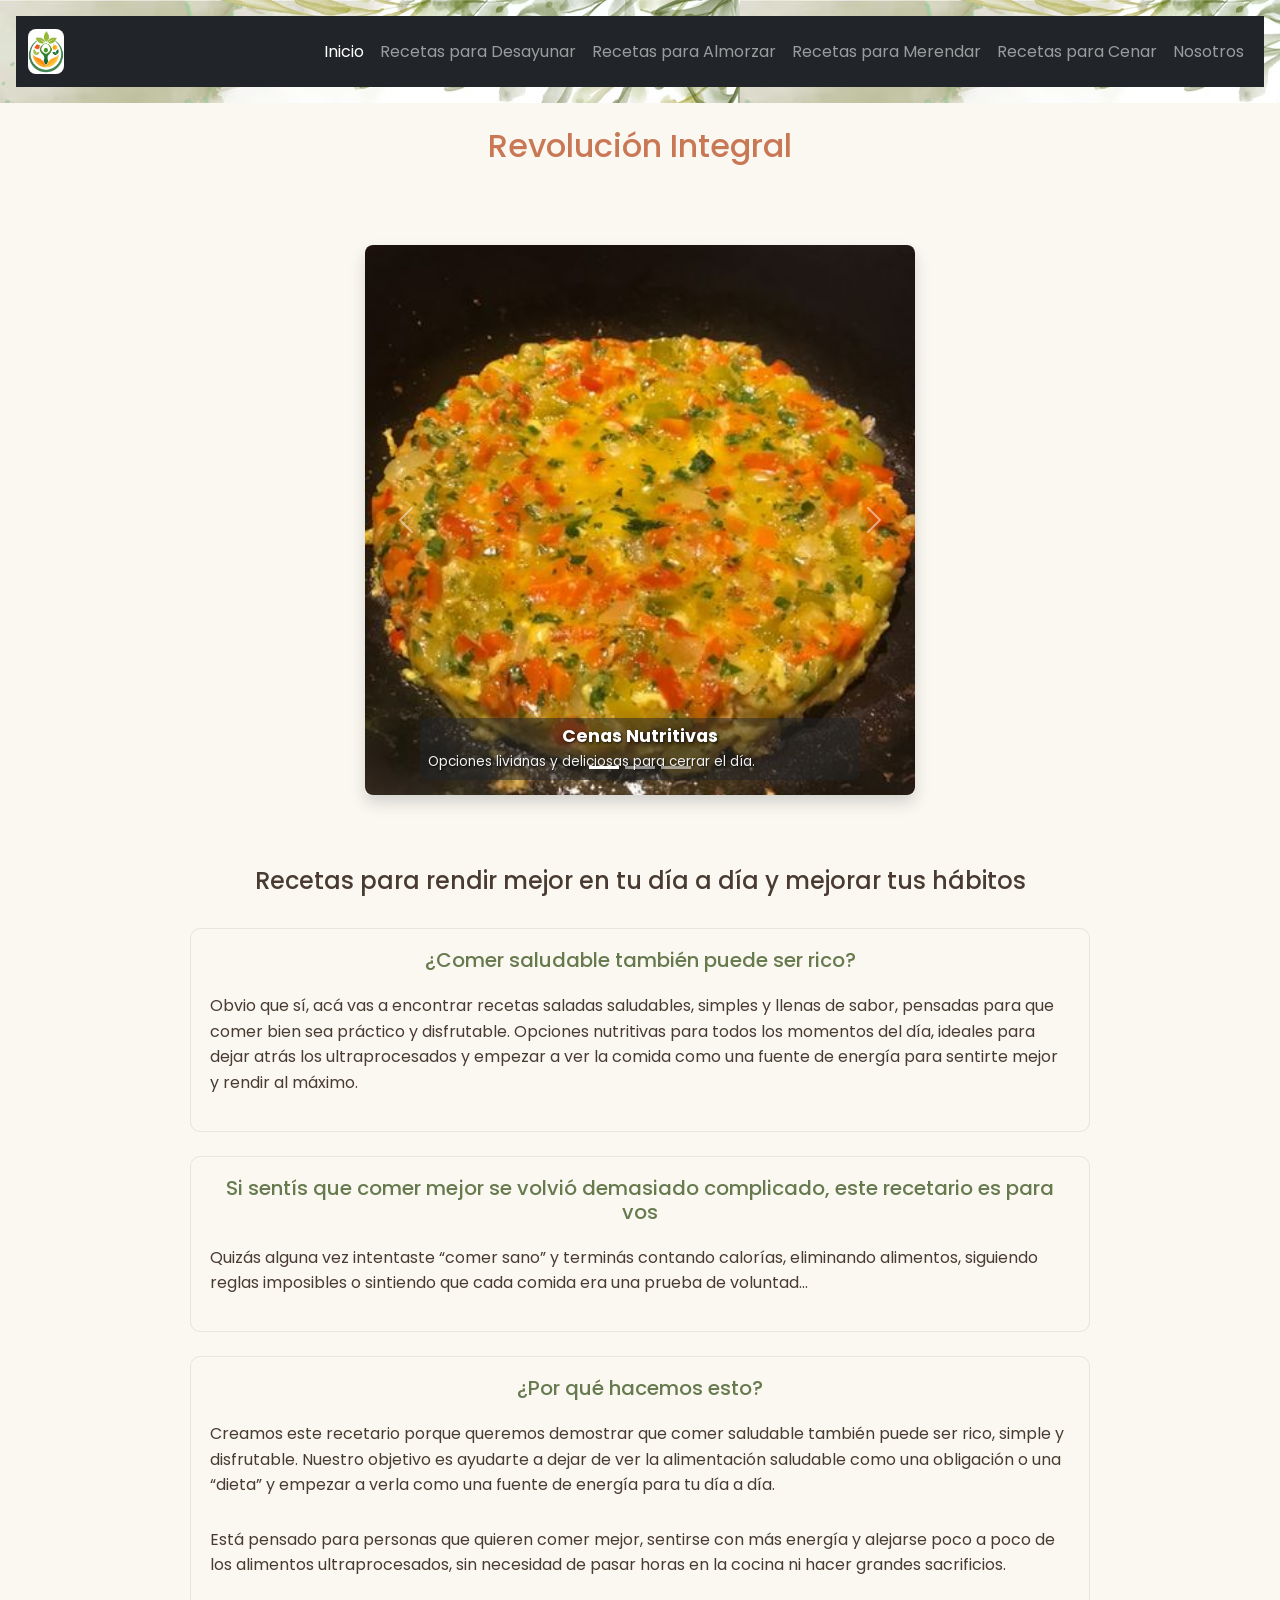
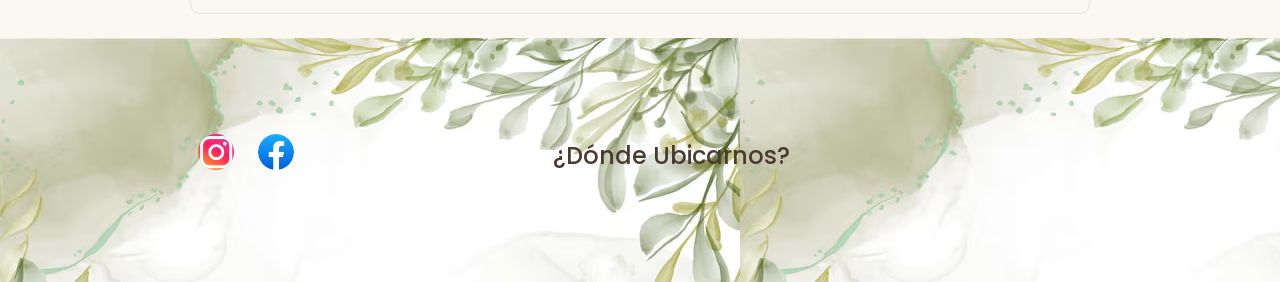
<file: proyecto-revolucion-integral/index.html>
<!DOCTYPE html>
<html lang="es">

<head>
    <meta charset="UTF-8">
    <meta name="viewport" content="width=device-width, initial-scale=1.0">
    <title>Revolución Integral</title>

    <!-- Fuente Poppins -->
    <link rel="preconnect" href="https://fonts.googleapis.com">
    <link rel="preconnect" href="https://fonts.gstatic.com" crossorigin>
    <link
        href="https://fonts.googleapis.com/css2?family=Poppins:ital,wght@0,100;0,200;0,300;0,400;0,500;0,600;0,700;0,800;0,900;1,100;1,200;1,300;1,400;1,500;1,600;1,700;1,800;1,900&display=swap"
        rel="stylesheet">

    <!-- Bootstrap 5 CSS CDN -->
    <link href="https://cdn.jsdelivr.net/npm/bootstrap@5.3.3/dist/css/bootstrap.min.css" rel="stylesheet"
        integrity="sha384-QWTKZyjpPEjISv5WaRU9OFeRpok6YctnYmDr5pNlyT2bRjXh0JMhjY6hW+ALEwIH" crossorigin="anonymous">

    <!-- CSS propio -->
    <link rel="stylesheet" href="./style/style.css">
</head>

<body>
    <header class="header">
        <nav class="navbar navbar-expand-lg navbar-dark bg-dark w-100">
            <div class="container-fluid">
                <a class="navbar-brand logo d-flex align-items-center" href="#">
                    <img src="./imagen/logo.png" alt="Revolución Integral" style="max-height: 45px;">
                </a>
                <button class="navbar-toggler" type="button" data-bs-toggle="collapse" data-bs-target="#navbarPrincipal"
                    aria-controls="navbarPrincipal" aria-expanded="false" aria-label="Toggle navigation">
                    <span class="navbar-toggler-icon"></span>
                </button>
                <div class="collapse navbar-collapse justify-content-end" id="navbarPrincipal">
                    <ul class="navbar-nav mb-2 mb-lg-0">
                        <li class="nav-item">
                            <a class="nav-link active" aria-current="page" href="#">Inicio</a>
                        </li>
                        <li class="nav-item">
                            <a class="nav-link" href="./pages/desayuno.html">Recetas para Desayunar</a>
                        </li>
                        <li class="nav-item">
                            <a class="nav-link" href="./pages/almuerzo.html">Recetas para Almorzar</a>
                        </li>
                        <li class="nav-item">
                            <a class="nav-link" href="./pages/merienda.html">Recetas para Merendar</a>
                        </li>
                        <li class="nav-item">
                            <a class="nav-link" href="./pages/cena.html">Recetas para Cenar</a>
                        </li>
                        <li class="nav-item">
                            <a class="nav-link" href="./pages/nosotros.html">Nosotros</a>
                        </li>
                    </ul>
                </div>
            </div>
        </nav>
    </header>

    <main class="main">
        <h1>Revolución Integral</h1>

        <!-- Carrusel de recetas destacadas -->
        <section class="container my-4">
            <div id="carruselRecetas" class="carousel slide" data-bs-ride="carousel">
                <div class="carousel-indicators">
                    <button type="button" data-bs-target="#carruselRecetas" data-bs-slide-to="0" class="active"
                        aria-current="true" aria-label="Slide 1"></button>
                    <button type="button" data-bs-target="#carruselRecetas" data-bs-slide-to="1"
                        aria-label="Slide 2"></button>
                    <button type="button" data-bs-target="#carruselRecetas" data-bs-slide-to="2"
                        aria-label="Slide 3"></button>
                </div>
                <div class="carousel-inner rounded shadow">
                    <div class="carousel-item active">
                        <img src="./imagen/cena-tortilla-de-verduras.jpg" class="d-block w-100" alt="Cena saludable">
                        <div class="carousel-caption d-none d-md-block bg-dark bg-opacity-50 rounded p-2">
                            <h5>Cenas Nutritivas</h5>
                            <p>Opciones livianas y deliciosas para cerrar el día.</p>
                        </div>
                    </div>
                    <div class="carousel-item">
                        <img src="./imagen/desayuno-panqueques.jpg" class="d-block w-100" alt="Desayuno energético">
                        <div class="carousel-caption d-none d-md-block bg-dark bg-opacity-50 rounded p-2">
                            <h5>Desayunos Energéticos</h5>
                            <p>Empezá la mañana con energía real y sin ultraprocesados.</p>
                        </div>
                    </div>
                    <div class="carousel-item">
                        <img src="./imagen/almuerzo-polenta.jpg" class="d-block w-100" alt="Almuerzo práctico">
                        <div class="carousel-caption d-none d-md-block bg-dark bg-opacity-50 rounded p-2">
                            <h5>Almuerzos Prácticos</h5>
                            <p>Comidas rápidas, ricas y equilibradas.</p>
                        </div>
                    </div>
                </div>
                <button class="carousel-control-prev" type="button" data-bs-target="#carruselRecetas"
                    data-bs-slide="prev">
                    <span class="carousel-control-prev-icon" aria-hidden="true"></span>
                    <span class="visually-hidden">Anterior</span>
                </button>
                <button class="carousel-control-next" type="button" data-bs-target="#carruselRecetas"
                    data-bs-slide="next">
                    <span class="carousel-control-next-icon" aria-hidden="true"></span>
                    <span class="visually-hidden">Siguiente</span>
                </button>
            </div>
        </section>

        <section class="contenido-recetario">
            <h2>Recetas para rendir mejor en tu día a día y mejorar tus hábitos</h2>

            <article>
                <h3>¿Comer saludable también puede ser rico?</h3>
                <p>Obvio que sí, acá vas a encontrar recetas saladas saludables, simples y llenas de sabor, pensadas
                    para que comer bien sea práctico y disfrutable. Opciones nutritivas para todos los momentos del día,
                    ideales para dejar atrás los ultraprocesados y empezar a ver la comida como una fuente de energía
                    para sentirte mejor y rendir al máximo.</p>
            </article>

            <article>
                <h3>Si sentís que comer mejor se volvió demasiado complicado, este recetario es para vos</h3>
                <p>Quizás alguna vez intentaste “comer sano” y terminás contando calorías, eliminando alimentos,
                    siguiendo reglas imposibles o sintiendo que cada comida era una prueba de voluntad...</p>
            </article>

            <article>
                <h3>¿Por qué hacemos esto?</h3>
                <p>Creamos este recetario porque queremos demostrar que comer saludable también puede ser rico, simple y
                    disfrutable. Nuestro objetivo es ayudarte a dejar de ver la alimentación saludable como una
                    obligación o una “dieta” y empezar a verla como una fuente de energía para tu día a día.</p>
                <p>Está pensado para personas que quieren comer mejor, sentirse con más energía y alejarse poco a poco
                    de los alimentos ultraprocesados, sin necesidad de pasar horas en la cocina ni hacer grandes
                    sacrificios.</p>
            </article>
        </section>
    </main>

    <footer class="footer">
        <ul class="redes">
            <li>
                <a href="https://www.instagram.com/" target="_blank">
                    <img src="./imagen/instagram.jpg" alt="Instagram">
                </a>
            </li>
            <li>
                <a href="https://www.facebook.com/?locale=es_LA" target="_blank">
                    <img src="./imagen/facebook.webp" alt="Facebook">
                </a>
            </li>
        </ul>

        <div class="ubicacion">
            <h2 class="h2-nosotros">¿Dónde Ubicarnos?</h2>
            <iframe
                src="https://www.google.com/maps/embed?pb=!1m18!1m12!1m3!1d105073.44367080645!2d-58.515699354452145!3d-34.61566245842845!2m3!1f0!2f0!3f0!3m2!1i1024!2i768!4f13.1!3m3!1m2!1s0x95bcca3b4ef90cbd%3A0xa0b3812e88488f63!2sPuerto%20Madero%2C%20CABA!5e0!3m2!1ses-419!2sar!4v1700000000000!5m2!1ses-419!2sar"
                width="100%" height="250" style="border:0;" allowfullscreen="" loading="lazy"
                referrerpolicy="no-referrer-when-downgrade"></iframe>
        </div>
    </footer>

    <!-- Bootstrap 5 JS Bundle CDN -->
    <script src="https://cdn.jsdelivr.net/npm/bootstrap@5.3.3/dist/js/bootstrap.bundle.min.js"
        integrity="sha384-YvpcrYf0tY3lHB60NNkmXc5s9fDVZLESaAA55NDzOxhy9GkcIdslK1eN7N6jIeHz"
        crossorigin="anonymous"></script>
</body>

</html>
</file>
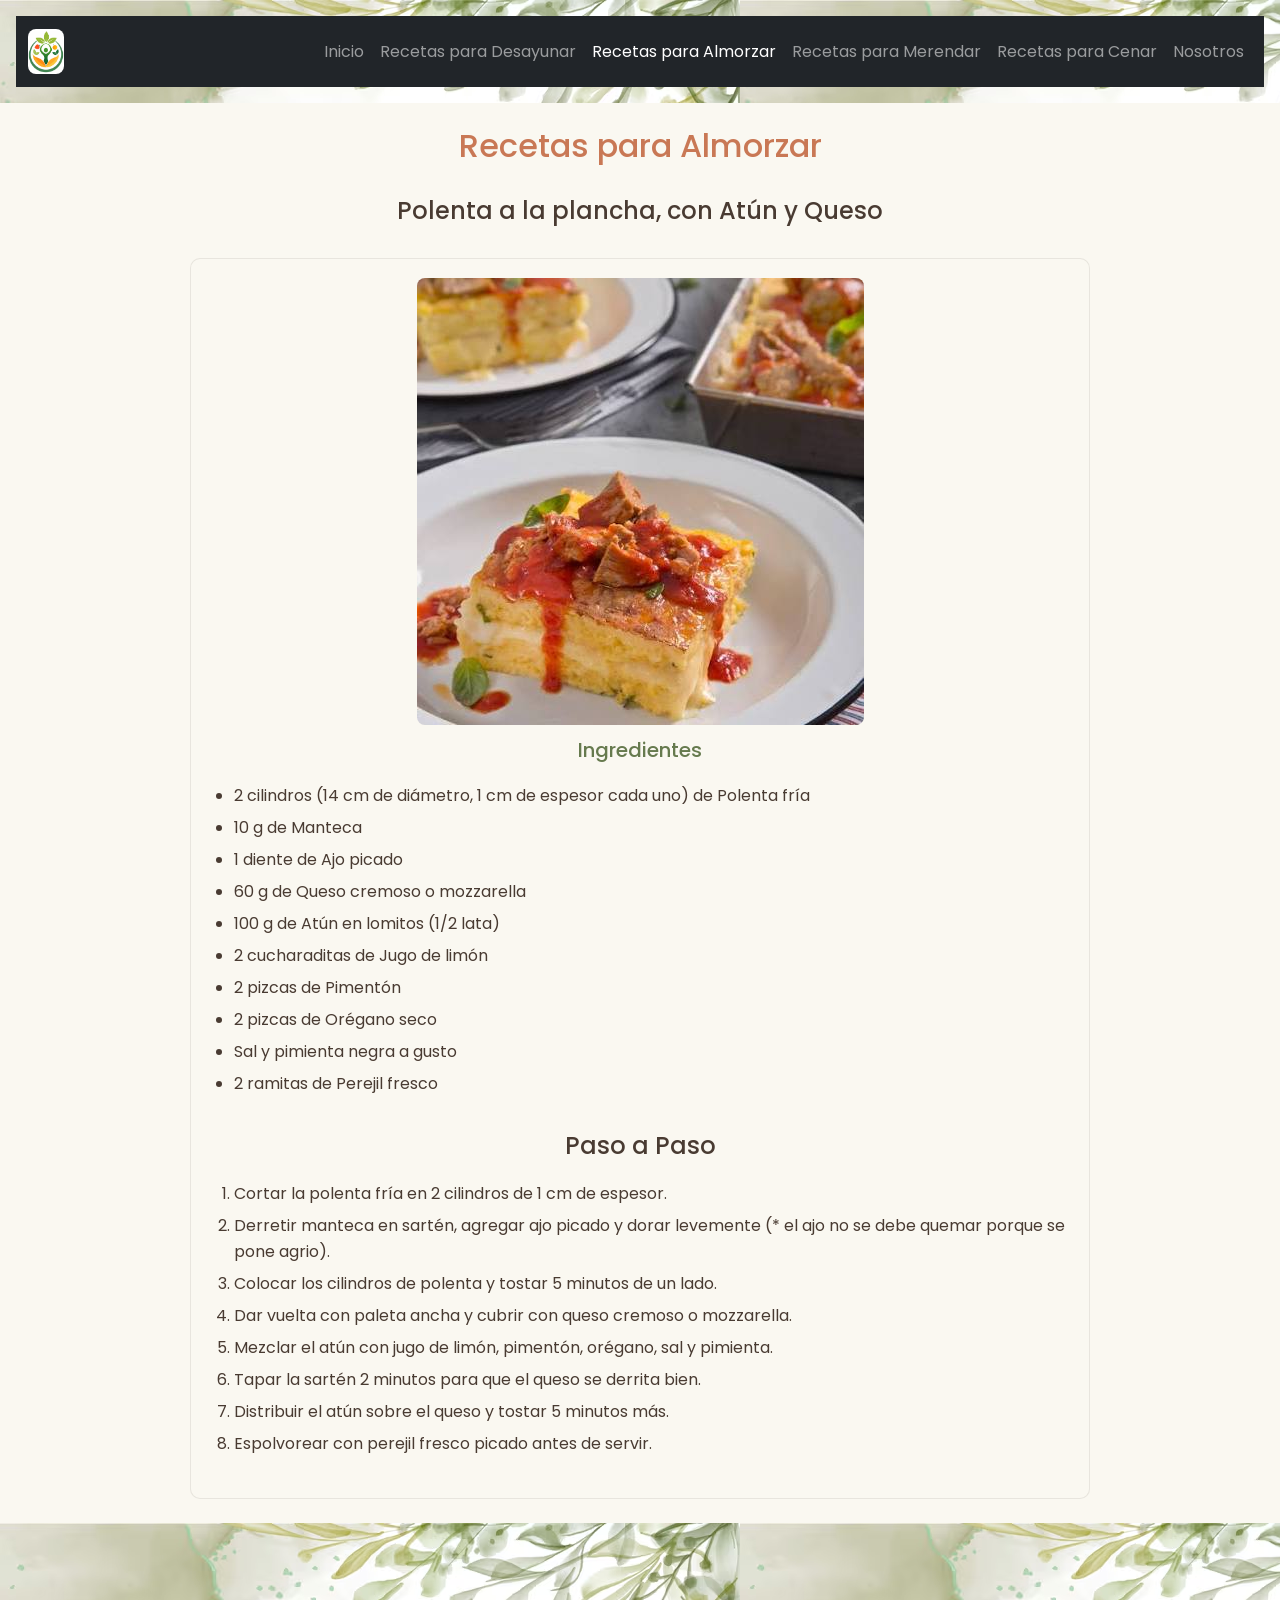
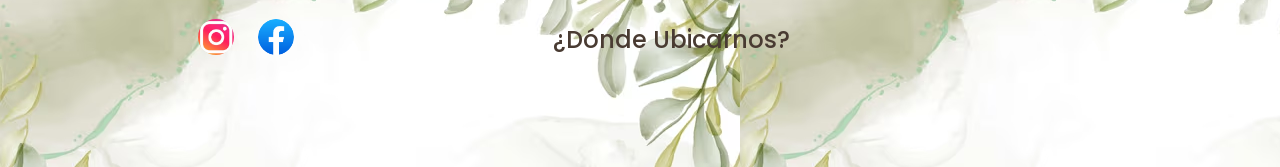
<file: proyecto-revolucion-integral/pages/almuerzo.html>
<!DOCTYPE html>
<html lang="es">

<head>
    <meta charset="UTF-8">
    <meta name="viewport" content="width=device-width, initial-scale=1.0">
    <title>Recetas para Almorzar | Tu Sitio de Recetas</title>

    <!-- Tipografía Poppins -->
    <link rel="preconnect" href="https://fonts.googleapis.com">
    <link rel="preconnect" href="https://fonts.gstatic.com" crossorigin>
    <link href="https://fonts.googleapis.com/css2?family=Poppins:wght@300;400;500;600;700&display=swap"
        rel="stylesheet">

    <!-- 1. Bootstrap 5 CSS CDN -->
    <link href="https://cdn.jsdelivr.net/npm/bootstrap@5.3.3/dist/css/bootstrap.min.css" rel="stylesheet"
        integrity="sha384-QWTKZyjpPEjISv5WaRU9OFeRpok6YctnYmDr5pNlyT2bRjXh0JMhjY6hW+ALEwIH" crossorigin="anonymous">

    <!-- CSS unificado -->
    <link rel="stylesheet" href="../style/style.css">
</head>

<body>

    <!-- 2. Navbar de Bootstrap -->
    <header class="header">
        <nav class="navbar navbar-expand-lg navbar-dark bg-dark w-100">
            <div class="container-fluid">
                <a class="navbar-brand logo d-flex align-items-center" href="../index.html">
                    <img src="../imagen/logo.png" alt="Revolución Integral" style="max-height: 45px;">
                </a>
                <button class="navbar-toggler" type="button" data-bs-toggle="collapse" data-bs-target="#navbarPrincipal"
                    aria-controls="navbarPrincipal" aria-expanded="false" aria-label="Toggle navigation">
                    <span class="navbar-toggler-icon"></span>
                </button>
                <div class="collapse navbar-collapse justify-content-end" id="navbarPrincipal">
                    <ul class="navbar-nav mb-2 mb-lg-0">
                        <li class="nav-item">
                            <a class="nav-link" href="../index.html">Inicio</a>
                        </li>
                        <li class="nav-item">
                            <a class="nav-link" href="./desayuno.html">Recetas para Desayunar</a>
                        </li>
                        <li class="nav-item">
                            <a class="nav-link active" aria-current="page" href="./almuerzo.html">Recetas para
                                Almorzar</a>
                        </li>
                        <li class="nav-item">
                            <a class="nav-link" href="./merienda.html">Recetas para Merendar</a>
                        </li>
                        <li class="nav-item">
                            <a class="nav-link" href="./cena.html">Recetas para Cenar</a>
                        </li>
                        <li class="nav-item">
                            <a class="nav-link" href="./nosotros.html">Nosotros</a>
                        </li>
                    </ul>
                </div>
            </div>
        </nav>
    </header>

    <main class="main">
        <h1>Recetas para Almorzar</h1>

        <section class="contenido-recetario">
            <h2>Polenta a la plancha, con Atún y Queso</h2>

            <article>
                <div class="almuerzo">
                    <img src="../imagen/almuerzo-polenta.jpg" alt="Polenta a la plancha con atún y queso">
                </div>

                <h3>Ingredientes</h3>
                <ul>
                    <li>2 cilindros (14 cm de diámetro, 1 cm de espesor cada uno) de Polenta fría</li>
                    <li>10 g de Manteca</li>
                    <li>1 diente de Ajo picado</li>
                    <li>60 g de Queso cremoso o mozzarella</li>
                    <li>100 g de Atún en lomitos (1/2 lata)</li>
                    <li>2 cucharaditas de Jugo de limón</li>
                    <li>2 pizcas de Pimentón</li>
                    <li>2 pizcas de Orégano seco</li>
                    <li>Sal y pimienta negra a gusto</li>
                    <li>2 ramitas de Perejil fresco</li>
                </ul>

                <h4>Paso a Paso</h4>
                <ol>
                    <li>Cortar la polenta fría en 2 cilindros de 1 cm de espesor.</li>
                    <li>Derretir manteca en sartén, agregar ajo picado y dorar levemente (* el ajo no se debe quemar
                        porque se pone agrio).</li>
                    <li>Colocar los cilindros de polenta y tostar 5 minutos de un lado.</li>
                    <li>Dar vuelta con paleta ancha y cubrir con queso cremoso o mozzarella.</li>
                    <li>Mezclar el atún con jugo de limón, pimentón, orégano, sal y pimienta.</li>
                    <li>Tapar la sartén 2 minutos para que el queso se derrita bien.</li>
                    <li>Distribuir el atún sobre el queso y tostar 5 minutos más.</li>
                    <li>Espolvorear con perejil fresco picado antes de servir.</li>
                </ol>
            </article>
        </section>
    </main>

    <footer class="footer">
        <ul class="redes">
            <li>
                <a href="https://www.instagram.com/" target="_blank">
                    <img src="../imagen/instagram.jpg" alt="Instagram">
                </a>
            </li>
            <li>
                <a href="https://www.facebook.com/?locale=es_LA" target="_blank">
                    <img src="../imagen/facebook.webp" alt="Facebook">
                </a>
            </li>
        </ul>

        <div class="ubicacion">
            <h2 class="h2-nosotros">¿Dónde Ubicarnos?</h2>
            <iframe
                src="https://www.google.com/maps/embed?pb=!1m18!1m12!1m3!1d3284.0167132768494!2d-58.384150723467615!3d-34.60373887295412!2m3!1f0!2f0!3f0!3m2!1i1024!2i768!4f13.1!3m3!1m2!1s0x4aa9f0a6da5edb%3A0x11bead4e234e558b!2sObelisco!5e0!3m2!1ses!2sar!4v1700000000000!5m2!1ses!2sar"
                width="600" height="450" style="border:0;" allowfullscreen="" loading="lazy"
                referrerpolicy="no-referrer-when-downgrade"></iframe>
        </div>
    </footer>

    <!-- 3. Bootstrap 5 JS Bundle -->
    <script src="https://cdn.jsdelivr.net/npm/bootstrap@5.3.3/dist/js/bootstrap.bundle.min.js"
        integrity="sha384-YvpcrYf0tY3lHB60NNkmXc5s9fDVZLESaAA55NDzOxhy9GkcIdslK1eN7N6jIeHz"
        crossorigin="anonymous"></script>
</body>

</html>
</file>
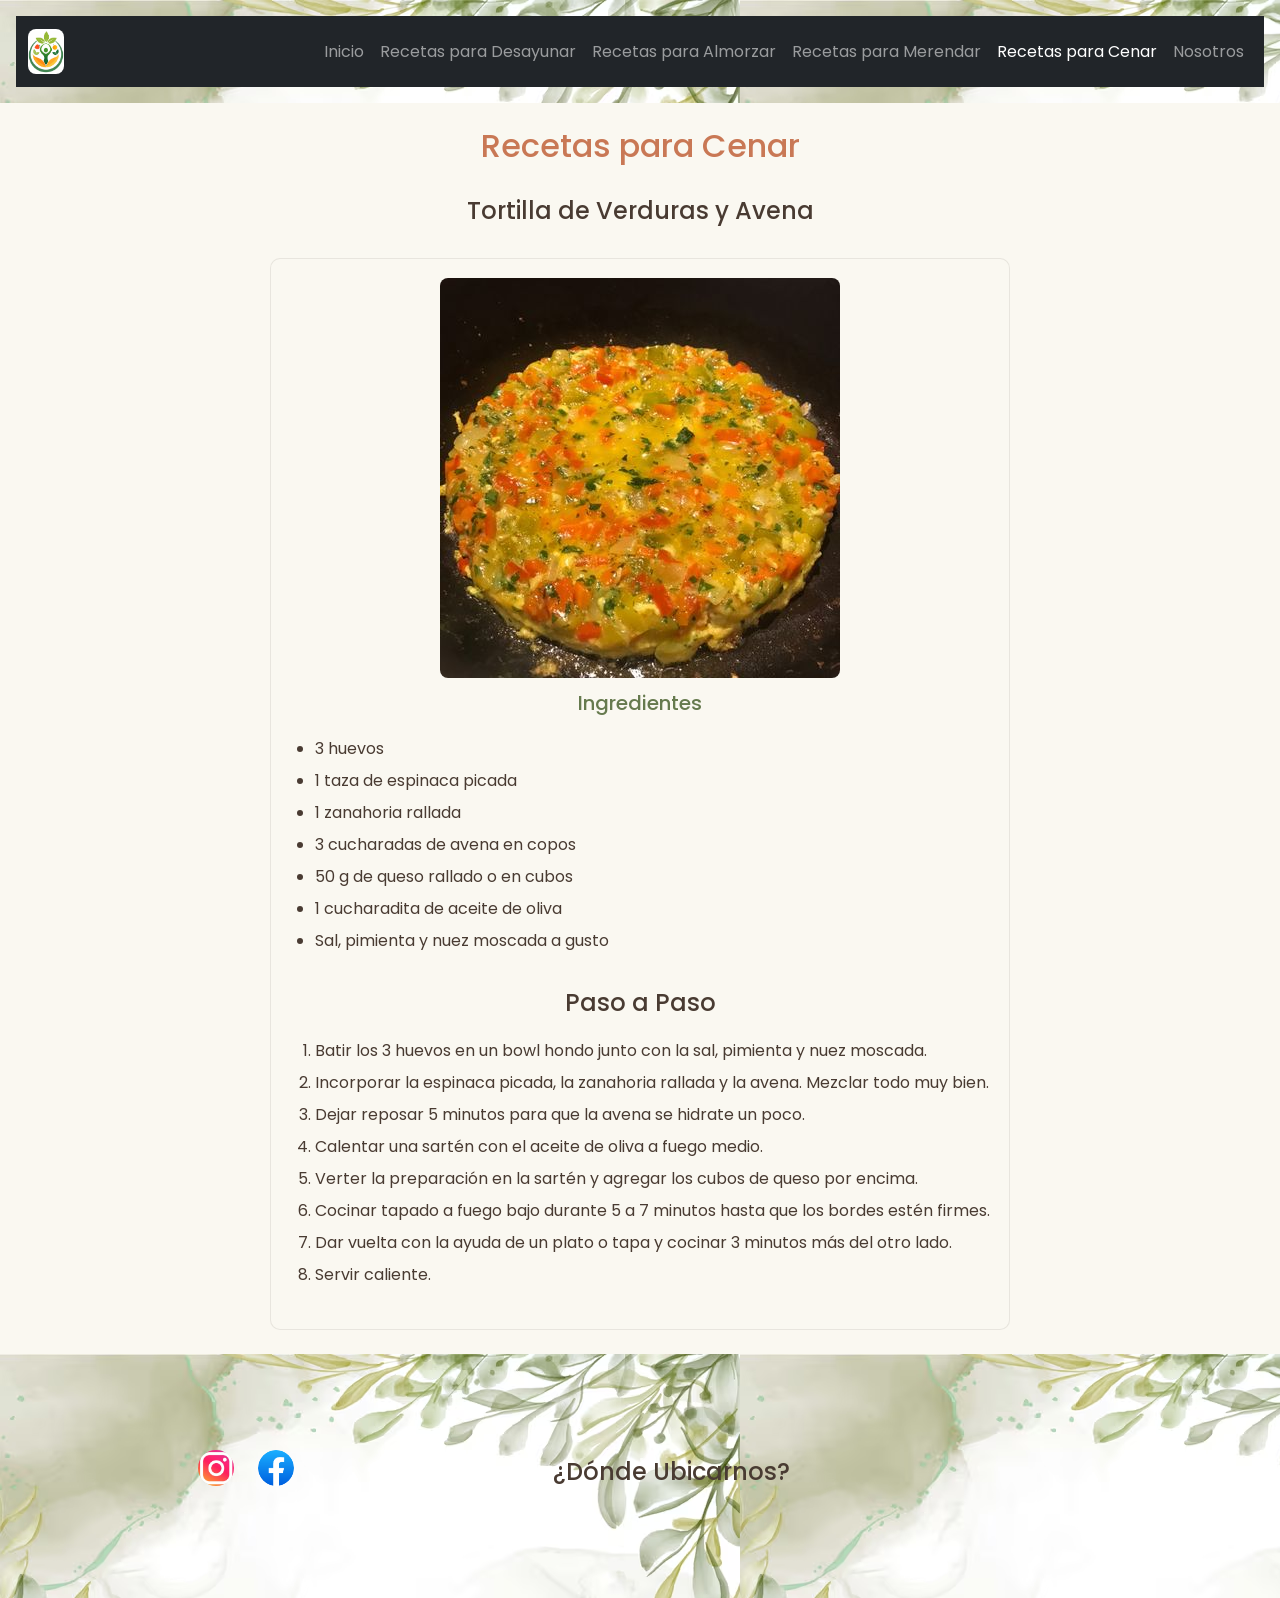
<file: proyecto-revolucion-integral/pages/cena.html>
<!DOCTYPE html>
<html lang="es">

<head>
    <meta charset="UTF-8">
    <meta name="viewport" content="width=device-width, initial-scale=1.0">
    <title>Recetas para Cenar | Tu Sitio de Recetas</title>

    <!-- Tipografía Poppins -->
    <link rel="preconnect" href="https://fonts.googleapis.com">
    <link rel="preconnect" href="https://fonts.gstatic.com" crossorigin>
    <link href="https://fonts.googleapis.com/css2?family=Poppins:wght@300;400;500;600;700&display=swap"
        rel="stylesheet">

    <!-- Bootstrap 5 CSS CDN -->
    <link href="https://cdn.jsdelivr.net/npm/bootstrap@5.3.3/dist/css/bootstrap.min.css" rel="stylesheet"
        integrity="sha384-QWTKZyjpPEjISv5WaRU9OFeRpok6YctnYmDr5pNlyT2bRjXh0JMhjY6hW+ALEwIH" crossorigin="anonymous">

    <!-- CSS unificado -->
    <link rel="stylesheet" href="../style/style.css">
</head>

<body>

    <header class="header">
        <nav class="navbar navbar-expand-lg navbar-dark bg-dark w-100">
            <div class="container-fluid">
                <a class="navbar-brand logo d-flex align-items-center" href="../index.html">
                    <img src="../imagen/logo.png" alt="Revolución Integral" style="max-height: 45px;">
                </a>
                <button class="navbar-toggler" type="button" data-bs-toggle="collapse" data-bs-target="#navbarPrincipal"
                    aria-controls="navbarPrincipal" aria-expanded="false" aria-label="Toggle navigation">
                    <span class="navbar-toggler-icon"></span>
                </button>
                <div class="collapse navbar-collapse justify-content-end" id="navbarPrincipal">
                    <ul class="navbar-nav mb-2 mb-lg-0">
                        <li class="nav-item">
                            <a class="nav-link" href="../index.html">Inicio</a>
                        </li>
                        <li class="nav-item">
                            <a class="nav-link" href="./desayuno.html">Recetas para Desayunar</a>
                        </li>
                        <li class="nav-item">
                            <a class="nav-link" href="./almuerzo.html">Recetas para Almorzar</a>
                        </li>
                        <li class="nav-item">
                            <a class="nav-link" href="./merienda.html">Recetas para Merendar</a>
                        </li>
                        <li class="nav-item">
                            <a class="nav-link active" aria-current="page" href="./cena.html">Recetas para Cenar</a>
                        </li>
                        <li class="nav-item">
                            <a class="nav-link" href="./nosotros.html">Nosotros</a>
                        </li>
                    </ul>
                </div>
            </div>
        </nav>
    </header>

    <main class="main">
        <h1>Recetas para Cenar</h1>

        <section class="contenido-recetario">
            <h2>Tortilla de Verduras y Avena</h2>

            <article>
                <div class="cena">
                    <img src="../imagen/cena-tortilla-de-verduras.jpg" alt="Tortilla saludable de verduras y avena">
                </div>

                <h3>Ingredientes</h3>
                <ul>
                    <li>3 huevos</li>
                    <li>1 taza de espinaca picada</li>
                    <li>1 zanahoria rallada</li>
                    <li>3 cucharadas de avena en copos</li>
                    <li>50 g de queso rallado o en cubos</li>
                    <li>1 cucharadita de aceite de oliva</li>
                    <li>Sal, pimienta y nuez moscada a gusto</li>
                </ul>

                <h4>Paso a Paso</h4>
                <ol>
                    <li>Batir los 3 huevos en un bowl hondo junto con la sal, pimienta y nuez moscada.</li>
                    <li>Incorporar la espinaca picada, la zanahoria rallada y la avena. Mezclar todo muy bien.</li>
                    <li>Dejar reposar 5 minutos para que la avena se hidrate un poco.</li>
                    <li>Calentar una sartén con el aceite de oliva a fuego medio.</li>
                    <li>Verter la preparación en la sartén y agregar los cubos de queso por encima.</li>
                    <li>Cocinar tapado a fuego bajo durante 5 a 7 minutos hasta que los bordes estén firmes.</li>
                    <li>Dar vuelta con la ayuda de un plato o tapa y cocinar 3 minutos más del otro lado.</li>
                    <li>Servir caliente.</li>
                </ol>
            </article>
        </section>
    </main>

    <footer class="footer">
        <ul class="redes">
            <li>
                <a href="https://www.instagram.com/" target="_blank">
                    <img src="../imagen/instagram.jpg" alt="Instagram">
                </a>
            </li>
            <li>
                <a href="https://www.facebook.com/?locale=es_LA" target="_blank">
                    <img src="../imagen/facebook.webp" alt="Facebook">
                </a>
            </li>
        </ul>

        <div class="ubicacion">
            <h2 class="h2-nosotros">¿Dónde Ubicarnos?</h2>
            <iframe
                src="https://www.google.com/maps/embed?pb=!1m18!1m12!1m3!1d3284.016887889447!2d-58.3815704!3d-34.6037389!2m3!1f0!2f0!3f0!3m2!1i1024!2i768!4f13.1!3m3!1m2!1s0x4aa9f0a6da5edb%3A0x11bead4e234e558b!2sObelisco!5e0!3m2!1ses!2sar!4v1600000000000!5m2!1ses!2sar"
                width="100%" height="250" style="border:0;" allowfullscreen="" loading="lazy"></iframe>
        </div>
    </footer>

    <!-- Bootstrap 5 JS Bundle -->
    <script src="https://cdn.jsdelivr.net/npm/bootstrap@5.3.3/dist/js/bootstrap.bundle.min.js"
        integrity="sha384-YvpcrYf0tY3lHB60NNkmXc5s9fDVZLESaAA55NDzOxhy9GkcIdslK1eN7N6jIeHz"
        crossorigin="anonymous"></script>
</body>

</html>
</file>
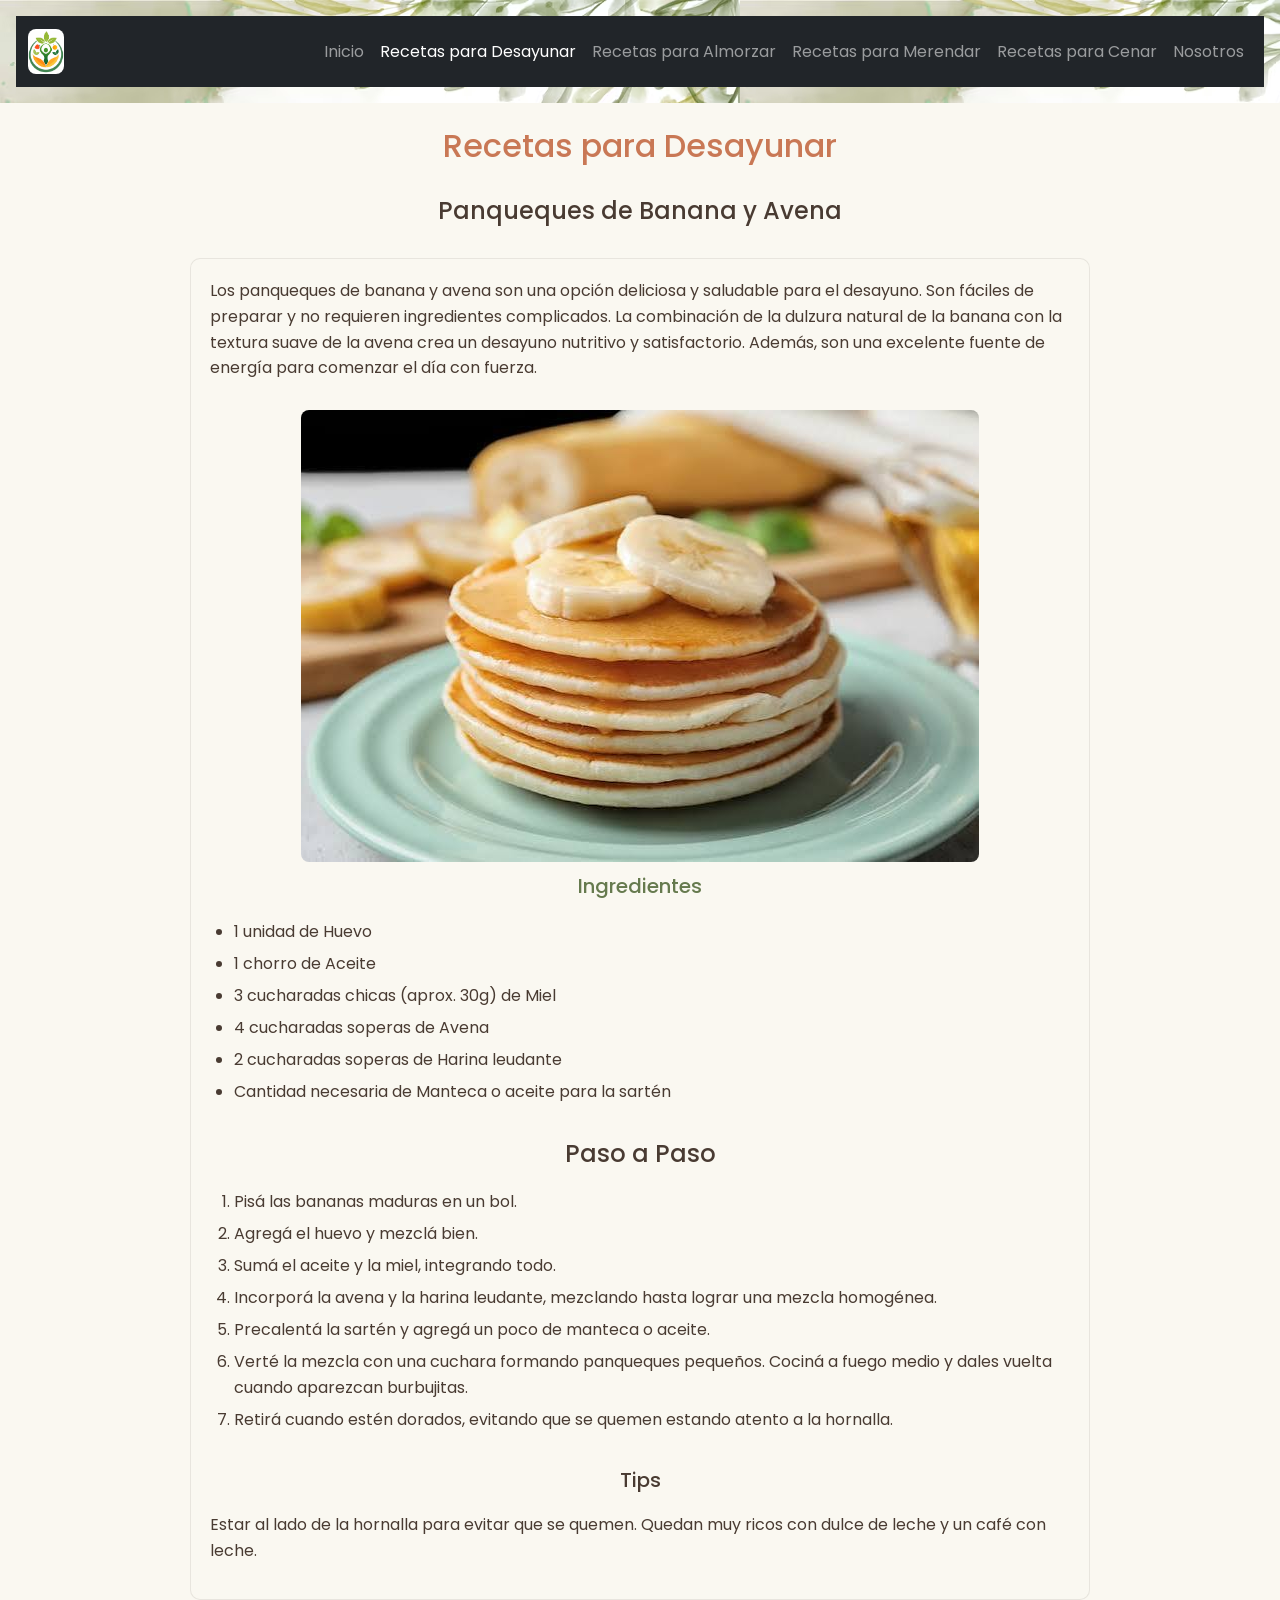
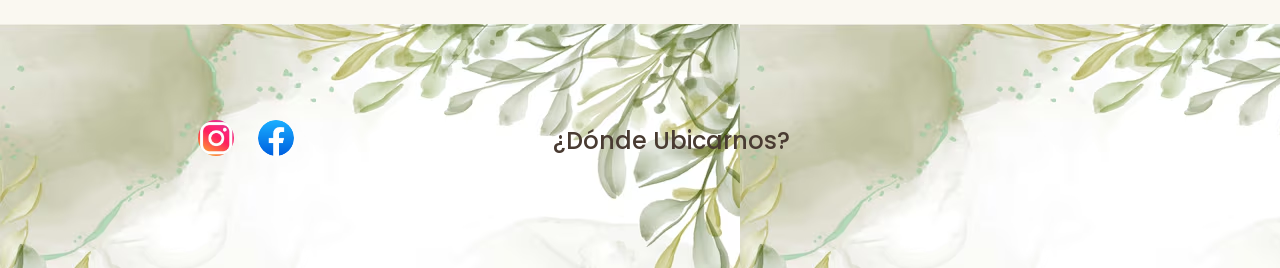
<file: proyecto-revolucion-integral/pages/desayuno.html>
<!DOCTYPE html>
<html lang="es">

<head>
    <meta charset="UTF-8">
    <meta name="viewport" content="width=device-width, initial-scale=1.0">
    <title>Recetas para Desayuno | Tu Sitio de Recetas</title>

    <!-- Tipografía Poppins -->
    <link rel="preconnect" href="https://fonts.googleapis.com">
    <link rel="preconnect" href="https://fonts.gstatic.com" crossorigin>
    <link href="https://fonts.googleapis.com/css2?family=Poppins:wght@300;400;500;600;700&display=swap"
        rel="stylesheet">

    <!-- Bootstrap 5 CSS CDN -->
    <link href="https://cdn.jsdelivr.net/npm/bootstrap@5.3.3/dist/css/bootstrap.min.css" rel="stylesheet"
        integrity="sha384-QWTKZyjpPEjISv5WaRU9OFeRpok6YctnYmDr5pNlyT2bRjXh0JMhjY6hW+ALEwIH" crossorigin="anonymous">

    <!-- CSS unificado -->
    <link rel="stylesheet" href="../style/style.css">
</head>

<body>

    <header class="header">
        <nav class="navbar navbar-expand-lg navbar-dark bg-dark w-100">
            <div class="container-fluid">
                <a class="navbar-brand logo d-flex align-items-center" href="../index.html">
                    <img src="../imagen/logo.png" alt="Revolución Integral" style="max-height: 45px;">
                </a>
                <button class="navbar-toggler" type="button" data-bs-toggle="collapse" data-bs-target="#navbarPrincipal"
                    aria-controls="navbarPrincipal" aria-expanded="false" aria-label="Toggle navigation">
                    <span class="navbar-toggler-icon"></span>
                </button>
                <div class="collapse navbar-collapse justify-content-end" id="navbarPrincipal">
                    <ul class="navbar-nav mb-2 mb-lg-0">
                        <li class="nav-item">
                            <a class="nav-link" href="../index.html">Inicio</a>
                        </li>
                        <li class="nav-item">
                            <a class="nav-link active" aria-current="page" href="./desayuno.html">Recetas para
                                Desayunar</a>
                        </li>
                        <li class="nav-item">
                            <a class="nav-link" href="./almuerzo.html">Recetas para Almorzar</a>
                        </li>
                        <li class="nav-item">
                            <a class="nav-link" href="./merienda.html">Recetas para Merendar</a>
                        </li>
                        <li class="nav-item">
                            <a class="nav-link" href="./cena.html">Recetas para Cenar</a>
                        </li>
                        <li class="nav-item">
                            <a class="nav-link" href="./nosotros.html">Nosotros</a>
                        </li>
                    </ul>
                </div>
            </div>
        </nav>
    </header>

    <main class="main">
        <h1>Recetas para Desayunar</h1>

        <section class="contenido-recetario">
            <h2>Panqueques de Banana y Avena</h2>

            <article>
                <p>
                    Los panqueques de banana y avena son una opción deliciosa y saludable para el desayuno.
                    Son fáciles de preparar y no requieren ingredientes complicados. La combinación de la dulzura
                    natural de la banana con la textura suave de la avena crea un desayuno nutritivo y satisfactorio.
                    Además, son una excelente fuente de energía para comenzar el día con fuerza.
                </p>

                <div class="desayuno">
                    <img src="../imagen/desayuno-panqueques.jpg" alt="Plato con panqueques de banana y avena">
                </div>

                <h3>Ingredientes</h3>
                <ul>
                    <li>1 unidad de Huevo</li>
                    <li>1 chorro de Aceite</li>
                    <li>3 cucharadas chicas (aprox. 30g) de Miel</li>
                    <li>4 cucharadas soperas de Avena</li>
                    <li>2 cucharadas soperas de Harina leudante</li>
                    <li>Cantidad necesaria de Manteca o aceite para la sartén</li>
                </ul>

                <h4 class="h4-desayuno">Paso a Paso</h4>
                <ol>
                    <li>Pisá las bananas maduras en un bol.</li>
                    <li>Agregá el huevo y mezclá bien.</li>
                    <li>Sumá el aceite y la miel, integrando todo.</li>
                    <li>Incorporá la avena y la harina leudante, mezclando hasta lograr una mezcla homogénea.</li>
                    <li>Precalentá la sartén y agregá un poco de manteca o aceite.</li>
                    <li>Verté la mezcla con una cuchara formando panqueques pequeños. Cociná a fuego medio y dales
                        vuelta cuando aparezcan burbujitas.</li>
                    <li>Retirá cuando estén dorados, evitando que se quemen estando atento a la hornalla.</li>
                </ol>

                <h5 class="h5-desayuno">Tips</h5>
                <p>Estar al lado de la hornalla para evitar que se quemen. Quedan muy ricos con dulce de leche y un café
                    con leche.</p>
            </article>
        </section>
    </main>

    <footer class="footer">
        <ul class="redes">
            <li>
                <a href="https://www.instagram.com/" target="_blank">
                    <img src="../imagen/instagram.jpg" alt="Instagram">
                </a>
            </li>
            <li>
                <a href="https://www.facebook.com/?locale=es_LA" target="_blank">
                    <img src="../imagen/facebook.webp" alt="Facebook">
                </a>
            </li>
        </ul>

        <div class="ubicacion">
            <h2 class="h2-nosotros">¿Dónde Ubicarnos?</h2>
            <iframe
                src="https://www.google.com/maps/embed?pb=!1m18!1m12!1m3!1d105143.24497021496!2d-58.60934055664066!3d-34.56048199999999!2m3!1f0!2f0!3f0!3m2!1i1024!2i768!4f13.1!3m3!1m2!1s0x95bcb784d8e02d67%3A0xf922b68af1a290!2sNRD%20Nutrici%C3%B3n!5e0!3m2!1ses-419!2sar!4v1787863194541!5m2!1ses-419!2sar"
                allowfullscreen="" loading="lazy" referrerpolicy="strict-origin-when-cross-origin"></iframe>
        </div>
    </footer>

    <!-- Bootstrap 5 JS Bundle -->
    <script src="https://cdn.jsdelivr.net/npm/bootstrap@5.3.3/dist/js/bootstrap.bundle.min.js"
        integrity="sha384-YvpcrYf0tY3lHB60NNkmXc5s9fDVZLESaAA55NDzOxhy9GkcIdslK1eN7N6jIeHz"
        crossorigin="anonymous"></script>
</body>

</html>
</file>
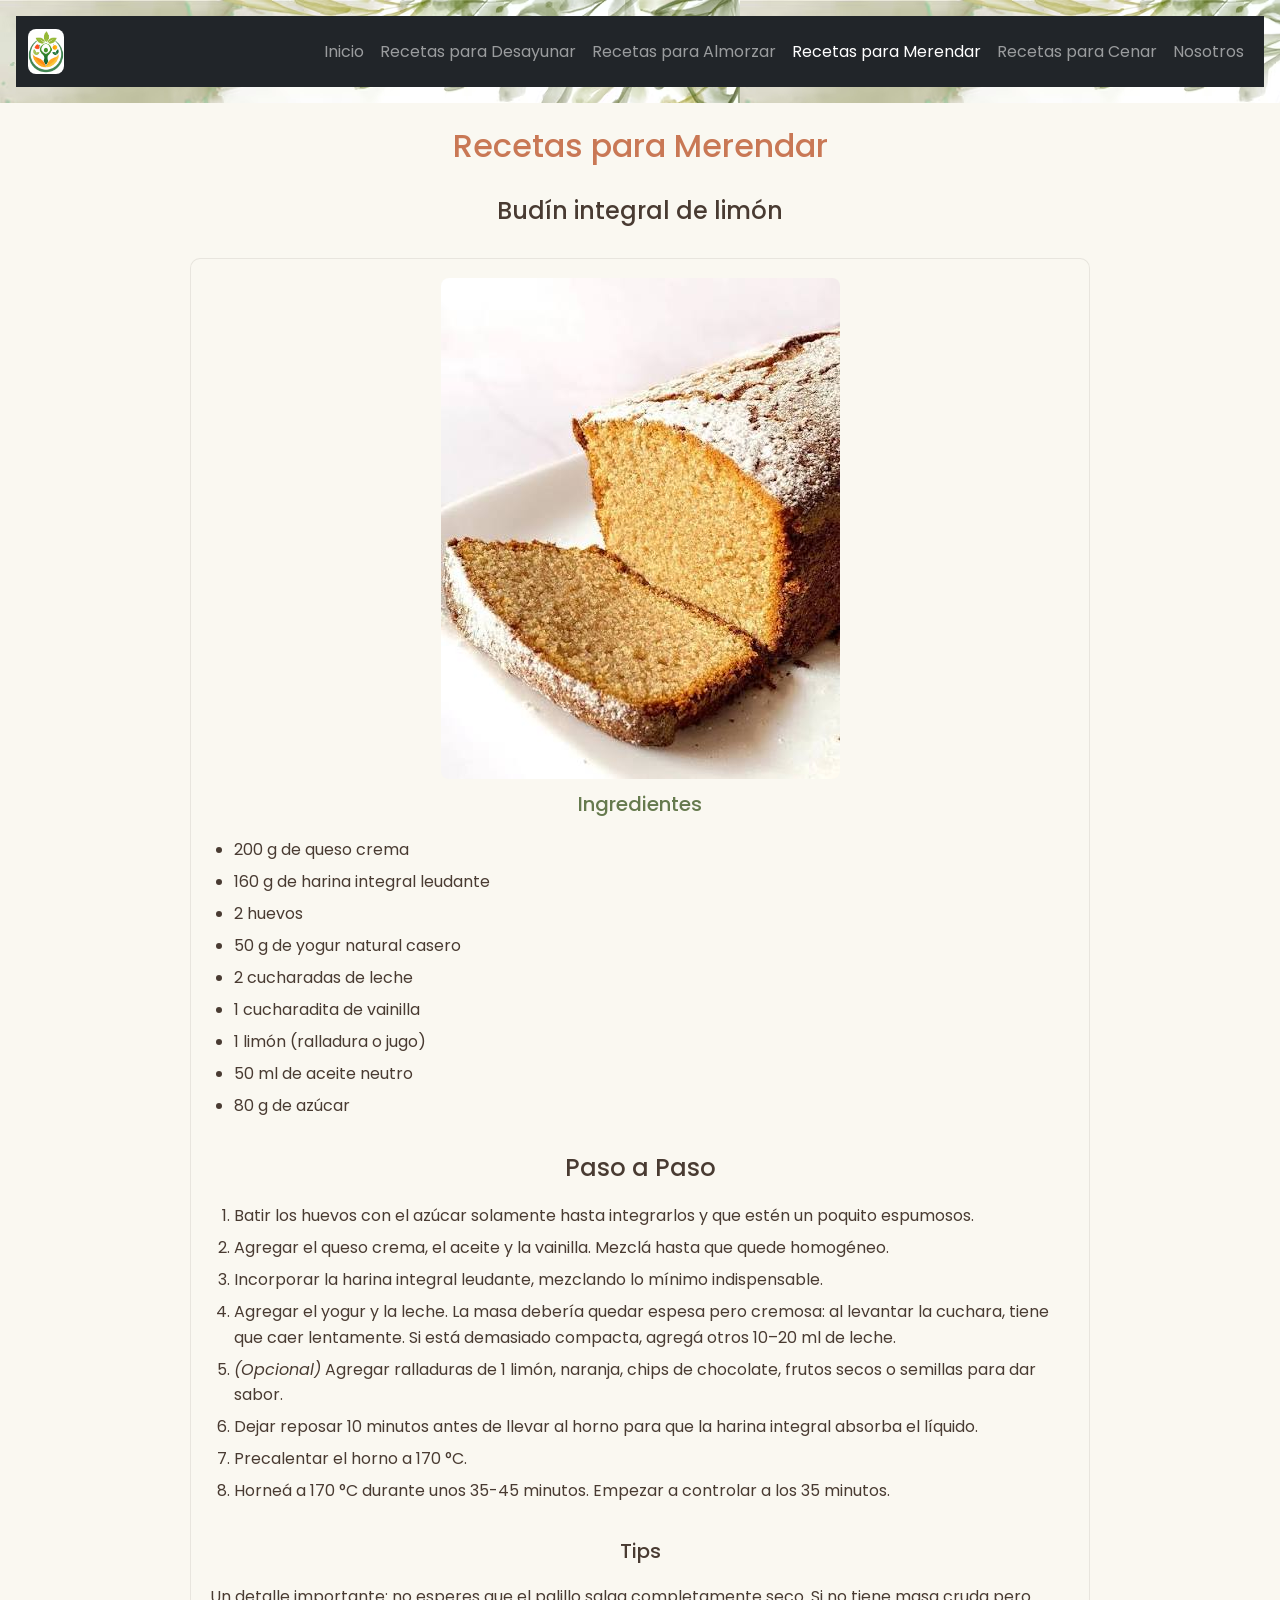
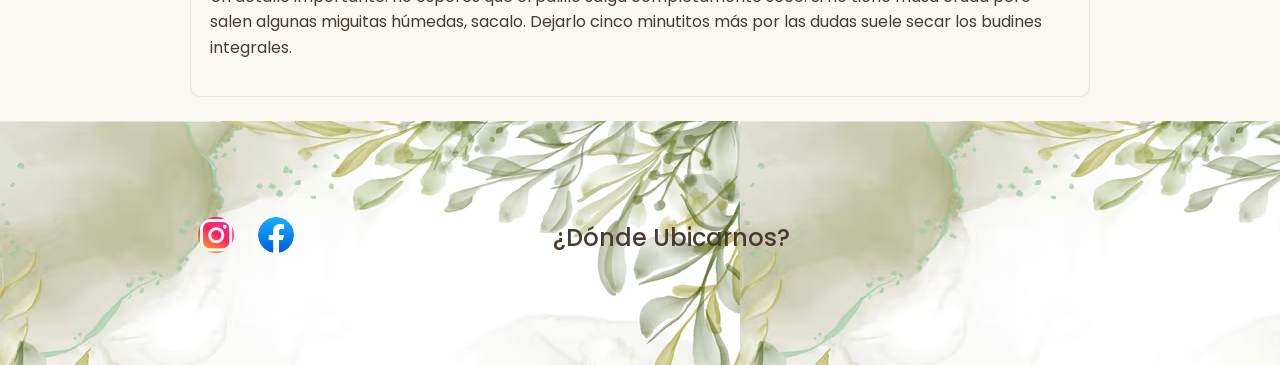
<file: proyecto-revolucion-integral/pages/merienda.html>
<!DOCTYPE html>
<html lang="es">

<head>
    <meta charset="UTF-8">
    <meta name="viewport" content="width=device-width, initial-scale=1.0">
    <title>Recetas para Merienda | Tu Sitio de Recetas</title>

    <!-- Tipografía Poppins -->
    <link rel="preconnect" href="https://fonts.googleapis.com">
    <link rel="preconnect" href="https://fonts.gstatic.com" crossorigin>
    <link href="https://fonts.googleapis.com/css2?family=Poppins:wght@300;400;500;600;700&display=swap"
        rel="stylesheet">

    <!-- Bootstrap 5 CSS CDN -->
    <link href="https://cdn.jsdelivr.net/npm/bootstrap@5.3.3/dist/css/bootstrap.min.css" rel="stylesheet"
        integrity="sha384-QWTKZyjpPEjISv5WaRU9OFeRpok6YctnYmDr5pNlyT2bRjXh0JMhjY6hW+ALEwIH" crossorigin="anonymous">

    <!-- CSS unificado -->
    <link rel="stylesheet" href="../style/style.css">
</head>

<body>

    <header class="header">
        <nav class="navbar navbar-expand-lg navbar-dark bg-dark w-100">
            <div class="container-fluid">
                <a class="navbar-brand logo d-flex align-items-center" href="../index.html">
                    <img src="../imagen/logo.png" alt="Revolución Integral" style="max-height: 45px;">
                </a>
                <button class="navbar-toggler" type="button" data-bs-toggle="collapse" data-bs-target="#navbarPrincipal"
                    aria-controls="navbarPrincipal" aria-expanded="false" aria-label="Toggle navigation">
                    <span class="navbar-toggler-icon"></span>
                </button>
                <div class="collapse navbar-collapse justify-content-end" id="navbarPrincipal">
                    <ul class="navbar-nav mb-2 mb-lg-0">
                        <li class="nav-item">
                            <a class="nav-link" href="../index.html">Inicio</a>
                        </li>
                        <li class="nav-item">
                            <a class="nav-link" href="./desayuno.html">Recetas para Desayunar</a>
                        </li>
                        <li class="nav-item">
                            <a class="nav-link" href="./almuerzo.html">Recetas para Almorzar</a>
                        </li>
                        <li class="nav-item">
                            <a class="nav-link active" aria-current="page" href="./merienda.html">Recetas para
                                Merendar</a>
                        </li>
                        <li class="nav-item">
                            <a class="nav-link" href="./cena.html">Recetas para Cenar</a>
                        </li>
                        <li class="nav-item">
                            <a class="nav-link" href="./nosotros.html">Nosotros</a>
                        </li>
                    </ul>
                </div>
            </div>
        </nav>
    </header>

    <main class="main">
        <h1>Recetas para Merendar</h1>

        <section class="contenido-recetario">
            <h2>Budín integral de limón</h2>

            <article>
                <div class="merienda">
                    <img src="../imagen/merienda-budin-de-limon.jpg" alt="Budín integral de limón recién horneado">
                </div>

                <h3>Ingredientes</h3>
                <ul>
                    <li>200 g de queso crema</li>
                    <li>160 g de harina integral leudante</li>
                    <li>2 huevos</li>
                    <li>50 g de yogur natural casero</li>
                    <li>2 cucharadas de leche</li>
                    <li>1 cucharadita de vainilla</li>
                    <li>1 limón (ralladura o jugo)</li>
                    <li>50 ml de aceite neutro</li>
                    <li>80 g de azúcar</li>
                </ul>

                <h4>Paso a Paso</h4>
                <ol>
                    <li>Batir los huevos con el azúcar solamente hasta integrarlos y que estén un poquito espumosos.
                    </li>
                    <li>Agregar el queso crema, el aceite y la vainilla. Mezclá hasta que quede homogéneo.</li>
                    <li>Incorporar la harina integral leudante, mezclando lo mínimo indispensable.</li>
                    <li>Agregar el yogur y la leche. La masa debería quedar espesa pero cremosa: al levantar la cuchara,
                        tiene que caer lentamente. Si está demasiado compacta, agregá otros 10–20 ml de leche.</li>
                    <li><em>(Opcional)</em> Agregar ralladuras de 1 limón, naranja, chips de chocolate, frutos secos o
                        semillas para dar sabor.</li>
                    <li>Dejar reposar 10 minutos antes de llevar al horno para que la harina integral absorba el
                        líquido.</li>
                    <li>Precalentar el horno a 170 °C.</li>
                    <li>Horneá a 170 °C durante unos 35-45 minutos. Empezar a controlar a los 35 minutos.</li>
                </ol>

                <h5>Tips</h5>
                <p>Un detalle importante: no esperes que el palillo salga completamente seco. Si no tiene masa cruda
                    pero salen algunas miguitas húmedas, sacalo. Dejarlo cinco minutitos más por las dudas suele secar
                    los budines integrales.</p>
            </article>
        </section>
    </main>

    <footer class="footer">
        <ul class="redes">
            <li>
                <a href="https://www.instagram.com/" target="_blank">
                    <img src="../imagen/instagram.jpg" alt="Instagram">
                </a>
            </li>
            <li>
                <a href="https://www.facebook.com/?locale=es_LA" target="_blank">
                    <img src="../imagen/facebook.webp" alt="Facebook">
                </a>
            </li>
        </ul>

        <div class="ubicacion">
            <h2 class="h2-nosotros">¿Dónde Ubicarnos?</h2>
            <iframe
                src="https://www.google.com/maps/embed?pb=!1m18!1m12!1m3!1d105143.24497021496!2d-58.60934055664066!3d-34.56048199999999!2m3!1f0!2f0!3f0!3m2!1i1024!2i768!4f13.1!3m3!1m2!1s0x95bcb784d8e02d67%3A0xf922b68af1a290!2sNRD%20Nutrici%C3%B3n!5e0!3m2!1ses-419!2sar!4v1787863194541!5m2!1ses-419!2sar"
                allowfullscreen="" loading="lazy" referrerpolicy="strict-origin-when-cross-origin"></iframe>
        </div>
    </footer>

    <!-- Bootstrap 5 JS Bundle -->
    <script src="https://cdn.jsdelivr.net/npm/bootstrap@5.3.3/dist/js/bootstrap.bundle.min.js"
        integrity="sha384-YvpcrYf0tY3lHB60NNkmXc5s9fDVZLESaAA55NDzOxhy9GkcIdslK1eN7N6jIeHz"
        crossorigin="anonymous"></script>
</body>

</html>
</file>
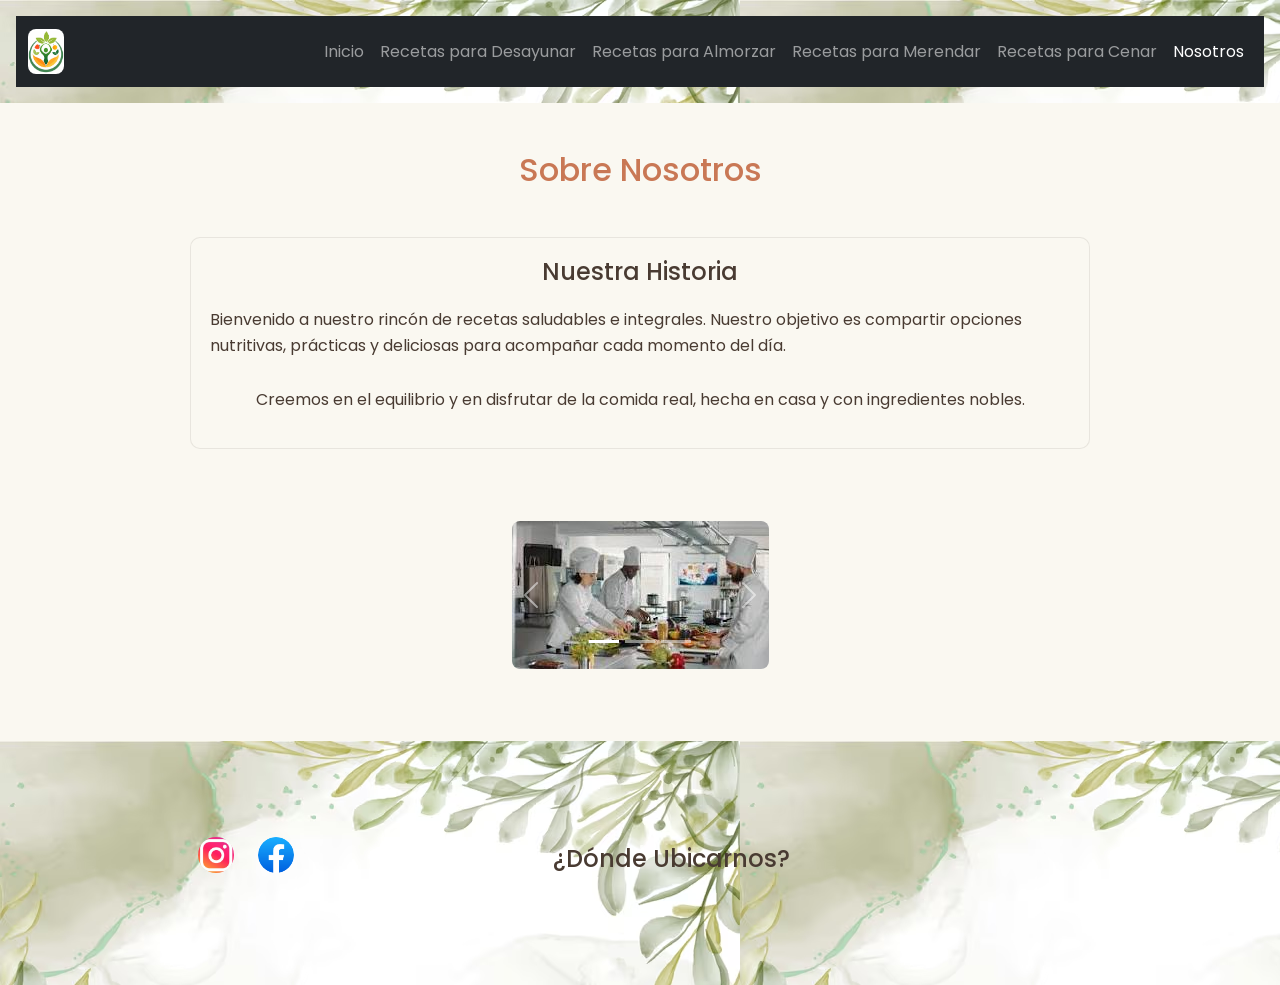
<file: proyecto-revolucion-integral/pages/nosotros.html>
<!DOCTYPE html>
<html lang="es">

<head>
    <meta charset="UTF-8">
    <meta name="viewport" content="width=device-width, initial-scale=1.0">
    <title>Nosotros | Tu Sitio de Recetas</title>

    <!-- Tipografía Poppins -->
    <link rel="preconnect" href="https://fonts.googleapis.com">
    <link rel="preconnect" href="https://fonts.gstatic.com" crossorigin>
    <link href="https://fonts.googleapis.com/css2?family=Poppins:wght@300;400;500;600;700&display=swap"
        rel="stylesheet">

    <!-- Bootstrap 5 CSS CDN -->
    <link href="https://cdn.jsdelivr.net/npm/bootstrap@5.3.3/dist/css/bootstrap.min.css" rel="stylesheet"
        integrity="sha384-QWTKZyjpPEjISv5WaRU9OFeRpok6YctnYmDr5pNlyT2bRjXh0JMhjY6hW+ALEwIH" crossorigin="anonymous">

    <!-- CSS unificado -->
    <link rel="stylesheet" href="../style/style.css">
</head>

<body>

    <header class="header">
        <nav class="navbar navbar-expand-lg navbar-dark bg-dark w-100">
            <div class="container-fluid">
                <a class="navbar-brand logo d-flex align-items-center" href="../index.html">
                    <img src="../imagen/logo.png" alt="Revolución Integral" style="max-height: 45px;">
                </a>
                <button class="navbar-toggler" type="button" data-bs-toggle="collapse" data-bs-target="#navbarPrincipal"
                    aria-controls="navbarPrincipal" aria-expanded="false" aria-label="Toggle navigation">
                    <span class="navbar-toggler-icon"></span>
                </button>
                <div class="collapse navbar-collapse justify-content-end" id="navbarPrincipal">
                    <ul class="navbar-nav mb-2 mb-lg-0">
                        <li class="nav-item">
                            <a class="nav-link" href="../index.html">Inicio</a>
                        </li>
                        <li class="nav-item">
                            <a class="nav-link" href="./desayuno.html">Recetas para Desayunar</a>
                        </li>
                        <li class="nav-item">
                            <a class="nav-link" href="./almuerzo.html">Recetas para Almorzar</a>
                        </li>
                        <li class="nav-item">
                            <a class="nav-link" href="./merienda.html">Recetas para Merendar</a>
                        </li>
                        <li class="nav-item">
                            <a class="nav-link" href="./cena.html">Recetas para Cenar</a>
                        </li>
                        <li class="nav-item">
                            <a class="nav-link active" aria-current="page" href="./nosotros.html">Nosotros</a>
                        </li>
                    </ul>
                </div>
            </div>
        </nav>
    </header>

    <main class="main container my-4">
        <h1 class="text-center mb-4">Sobre Nosotros</h1>

        <section class="contenido-recetario">
            <article class="mb-4">
                <h2>Nuestra Historia</h2>
                <p>Bienvenido a nuestro rincón de recetas saludables e integrales. Nuestro objetivo es compartir
                    opciones nutritivas, prácticas y deliciosas para acompañar cada momento del día.</p>
                <p>Creemos en el equilibrio y en disfrutar de la comida real, hecha en casa y con ingredientes nobles.
                </p>
            </article>

            <!-- Carrusel de Bootstrap -->
            <div id="carouselNosotros" class="carousel slide my-4" data-bs-ride="carousel">
                <div class="carousel-indicators">
                    <button type="button" data-bs-target="#carouselNosotros" data-bs-slide-to="0" class="active"
                        aria-current="true" aria-label="Slide 1"></button>
                    <button type="button" data-bs-target="#carouselNosotros" data-bs-slide-to="1"
                        aria-label="Slide 2"></button>
                    <button type="button" data-bs-target="#carouselNosotros" data-bs-slide-to="2"
                        aria-label="Slide 3"></button>
                </div>
                <div class="carousel-inner rounded">
                    <div class="carousel-item active">
                        <img src="../imagen/nuestro-equipo.jpg" class="d-block w-100" alt="Nuestro equipo">
                    </div>
                    <div class="carousel-item">
                        <img src="../imagen/nuestra-cocina.jpg" class="d-block w-100" alt="nuestra cocina">
                    </div>
                    <div class="carousel-item">
                        <img src="../imagen/nuestra-mision.jpg" class="d-block w-100" alt="nuestra mision">
                    </div>
                </div>
                <button class="carousel-control-prev" type="button" data-bs-target="#carouselNosotros"
                    data-bs-slide="prev">
                    <span class="carousel-control-prev-icon" aria-hidden="true"></span>
                    <span class="visually-hidden">Anterior</span>
                </button>
                <button class="carousel-control-next" type="button" data-bs-target="#carouselNosotros"
                    data-bs-slide="next">
                    <span class="carousel-control-next-icon" aria-hidden="true"></span>
                    <span class="visually-hidden">Siguiente</span>
                </button>
            </div>
        </section>
    </main>

    <footer class="footer">
        <ul class="redes">
            <li>
                <a href="https://www.instagram.com/" target="_blank">
                    <img src="../imagen/instagram.jpg" alt="Instagram">
                </a>
            </li>
            <li>
                <a href="https://www.facebook.com/?locale=es_LA" target="_blank">
                    <img src="../imagen/facebook.webp" alt="Facebook">
                </a>
            </li>
        </ul>

        <div class="ubicacion">
            <h2 class="h2-nosotros">¿Dónde Ubicarnos?</h2>
            <iframe
                src="https://www.google.com/maps/embed?pb=!1m18!1m12!1m3!1d3284.016887889447!2d-58.38375908477038!3d-34.60373888045943!2m3!1f0!2f0!3f0!3m2!1i1024!2i768!4f13.1!3m3!1m2!1s0x4aa9f0a6da5edb%3A0x11bead4e234e558b!2sObelisco!5e0!3m2!1ses-419!2sar!4v1650000000000!5m2!1ses-419!2sar"
                width="100%" height="250" style="border:0;" allowfullscreen="" loading="lazy"
                referrerpolicy="no-referrer-when-downgrade">
            </iframe>
        </div>
    </footer>

    <!-- Bootstrap 5 JS Bundle -->
    <script src="https://cdn.jsdelivr.net/npm/bootstrap@5.3.3/dist/js/bootstrap.bundle.min.js"
        integrity="sha384-YvpcrYf0tY3lHB60NNkmXc5s9fDVZLESaAA55NDzOxhy9GkcIdslK1eN7N6jIeHz"
        crossorigin="anonymous"></script>
</body>

</html>
</file>
<file: proyecto-revolucion-integral/style/style.css>
/* ==========================================
1. RESET Y ESTILOS GENERALES (Mobile-First)
   ========================================== */
* {
    margin: 0;
    padding: 0;
    box-sizing: border-box;
}

body {
    font-family: "Poppins", sans-serif;
    line-height: 1.6;
    background-color: #FAF8F1;
    color: #493B32;
    min-height: 100vh;

    /* Configuración Grid y Template Areas Mobile-First */
    display: grid;
    grid-template-columns: 1fr;
    grid-template-rows: auto 1fr auto;
    grid-template-areas:
        "header"
        "main"
        "footer";
}

ul {
    list-style: none;
}

a {
    text-decoration: none;
    color: #493B32;
    font-size: 1rem;
}

/* Centrado general de imágenes */
img {
    max-width: 100%;
    height: auto;
    display: block;
    margin: 0 auto;
    border-radius: 8px;
}

/* ==========================================
2. TIPOGRAFÍAS Y ENCABEZADOS
   ========================================== */
h1 {
    color: #C97855;
    font-size: 2rem;
    text-align: center;
}

h2 {
    color: #493B32;
    font-size: 1.5rem;
    text-align: center;
}

h3 {
    color: #667A4E;
    font-size: 1.25rem;
    text-align: center;
}

p {
    color: #493B32;
    text-align: left;
}

/* ==========================================
3. COMPONENTES Y ASIGNACIÓN DE ÁREAS (Base)
   ========================================== */
.header {
    grid-area: header;
    background-color: #667A4E;
    background-image: url("../imagen/fondo-hoja-verde.png");
    padding: 1rem;
    display: flex;
    flex-direction: column;
    align-items: center;
    gap: 1rem;
}

.nav ul {
    display: flex;
    flex-direction: row;
    flex-wrap: wrap;
    justify-content: center;
    gap: 1rem;
    align-items: center;
}

.nav ul li a {
    background-color: #FAF8F1;
    padding: 0.4rem 0.8rem;
    border-radius: 6px;
    font-weight: 500;
    display: inline-block;
    transition: background-color 0.2s ease;
}

.nav ul li a:hover {
    background-color: #C97855;
    color: #FAF8F1;
}

.main {
    grid-area: main;
    padding: 1.5rem 1rem;
    display: flex;
    flex-direction: column;
    gap: 1.5rem;
    align-items: center;
}

.contenido-recetario {
    display: flex;
    flex-direction: column;
    gap: 1.5rem;
    width: 100%;
    max-width: 900px;
}

article {
    background-color: #FAF8F1;
    border: 1px solid rgba(73, 59, 50, 0.1);
    border-radius: 10px;
    padding: 1.2rem;
    display: flex;
    flex-direction: column;
    align-items: center;
    gap: 0.8rem;
}

article ul {
    list-style: disc;
    padding-left: 1.5rem;
    text-align: left;
    width: 100%;
}

article ol {
    list-style: decimal;
    padding-left: 1.5rem;
    text-align: left;
    width: 100%;
}

article ul li,
article ol li {
    margin-bottom: 0.4rem;
    color: #493B32;
}

.footer {
    grid-area: footer;
    background-color: #667A4E;
    background-image: url("../imagen/fondo-hoja-verde.png");
    color: #493B32;
    padding: 1.5rem 1rem;
    display: flex;
    flex-direction: column;
    align-items: center;
    gap: 1.5rem;
}

.footer .redes {
    display: flex;
    gap: 1.5rem;
    align-items: center;
}

.footer .redes img {
    width: 36px;
    height: 36px;
    object-fit: cover;
    border-radius: 50%;
}

.footer .ubicacion {
    display: flex;
    flex-direction: column;
    align-items: center;
    gap: 0.8rem;
}

.footer .ubicacion iframe {
    width: 100%;
    max-width: 300px;
    height: 180px;
    border-radius: 8px;
    border: none;
}

/* Carrusel estilo banner compacto */
#carruselRecetas {
    max-width: 550px;
    margin: 1.5rem auto;
}

.carrusel-img-wrapper {
    height: 190px;
    width: 100%;
    overflow: hidden;
}

.carrusel-img-wrapper img {
    height: 100% !important;
    width: 100% !important;
    object-fit: cover !important;
    object-position: center !important;
    display: block;
}

.carousel-caption {
    background-color: rgba(0, 0, 0, 0.65);
    border-radius: 8px;
    padding: 0.5rem 1rem;
    bottom: 15px;
    left: 10%;
    right: 10%;
}

.carousel-caption h5 {
    color: #ffffff;
    font-size: 1.1rem;
    font-weight: 700;
    margin-bottom: 0.25rem;
    text-shadow: 1px 1px 3px rgba(0, 0, 0, 0.8);
}

.carousel-caption p {
    color: #f1f1f1;
    font-size: 0.85rem;
    margin-bottom: 0;
    text-shadow: 1px 1px 2px rgba(0, 0, 0, 0.8);
}

/* ==========================================
4. MEDIA QUERY: ESCRITORIO (min-width: 1024px)
   ========================================== */
@media (min-width: 1024px) {
    body {
        grid-template-columns: 1fr;
        grid-template-areas:
            "header"
            "main"
            "footer";
    }

    .contenido-recetario.grid-doble {
        display: grid;
        grid-template-columns: 1fr 1fr;
        gap: 2rem;
    }

    .contenido-recetario {
        align-items: center;
    }

    .footer {
        flex-direction: row;
        justify-content: space-around;
        align-items: center;
        padding: 2rem 3rem;
    }

    .footer .ubicacion {
        flex-direction: row;
        gap: 1.5rem;
    }
}
</file>
